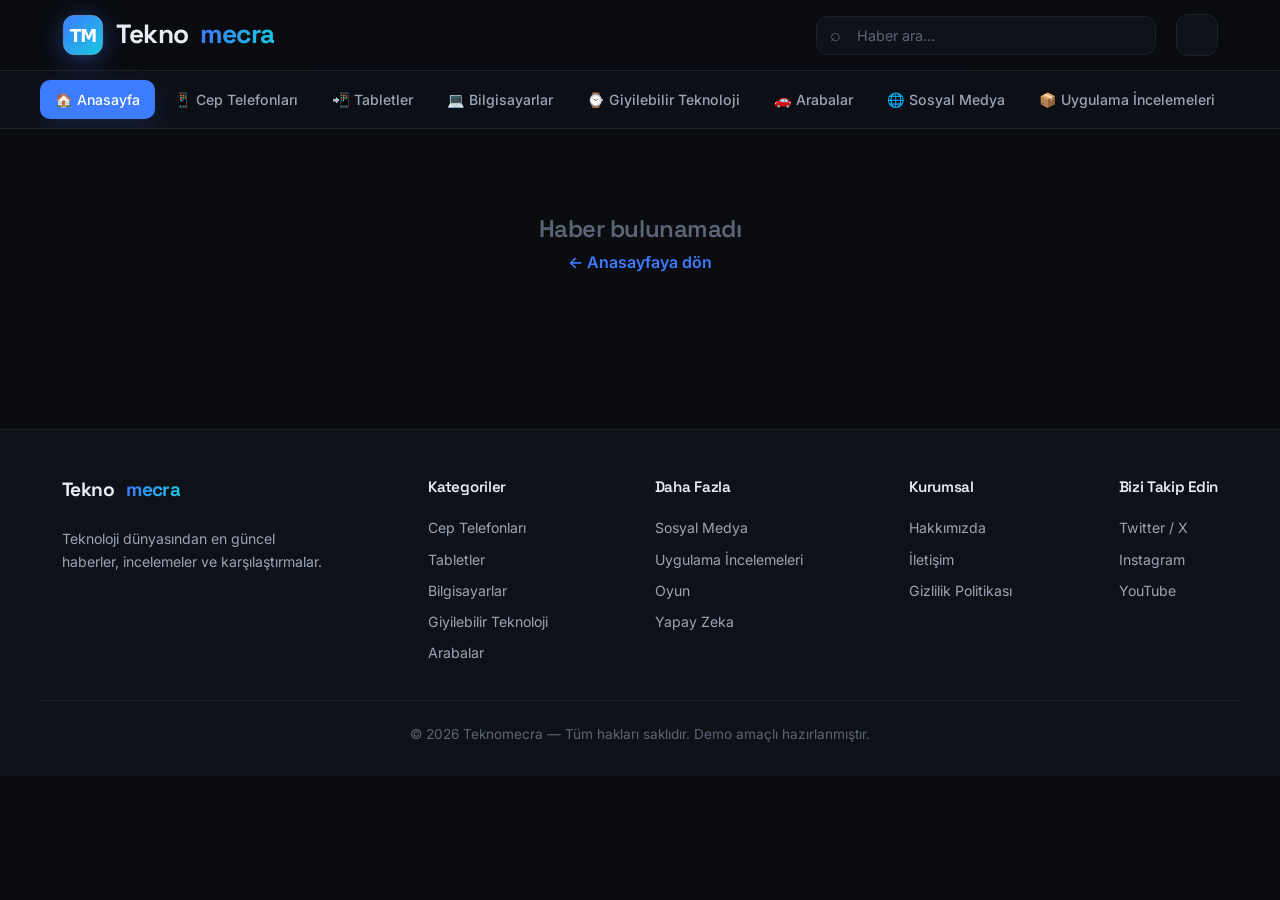
<file: article.html>
<!DOCTYPE html>
<html lang="tr">
<head>
  <meta charset="UTF-8">
  <meta name="viewport" content="width=device-width, initial-scale=1.0">
  <title>Haber — Teknomecra</title>
  <link rel="icon" href="assets/favicon.svg" type="image/svg+xml">
  <link rel="stylesheet" href="css/style.css">
</head>
<body>
  <div id="header"></div>
  <main id="content"></main>
  <div id="footer"></div>

  <script src="js/data.js"></script>
  <script src="js/main.js"></script>
  <script>renderArticle();</script>
</body>
</html>
</file>
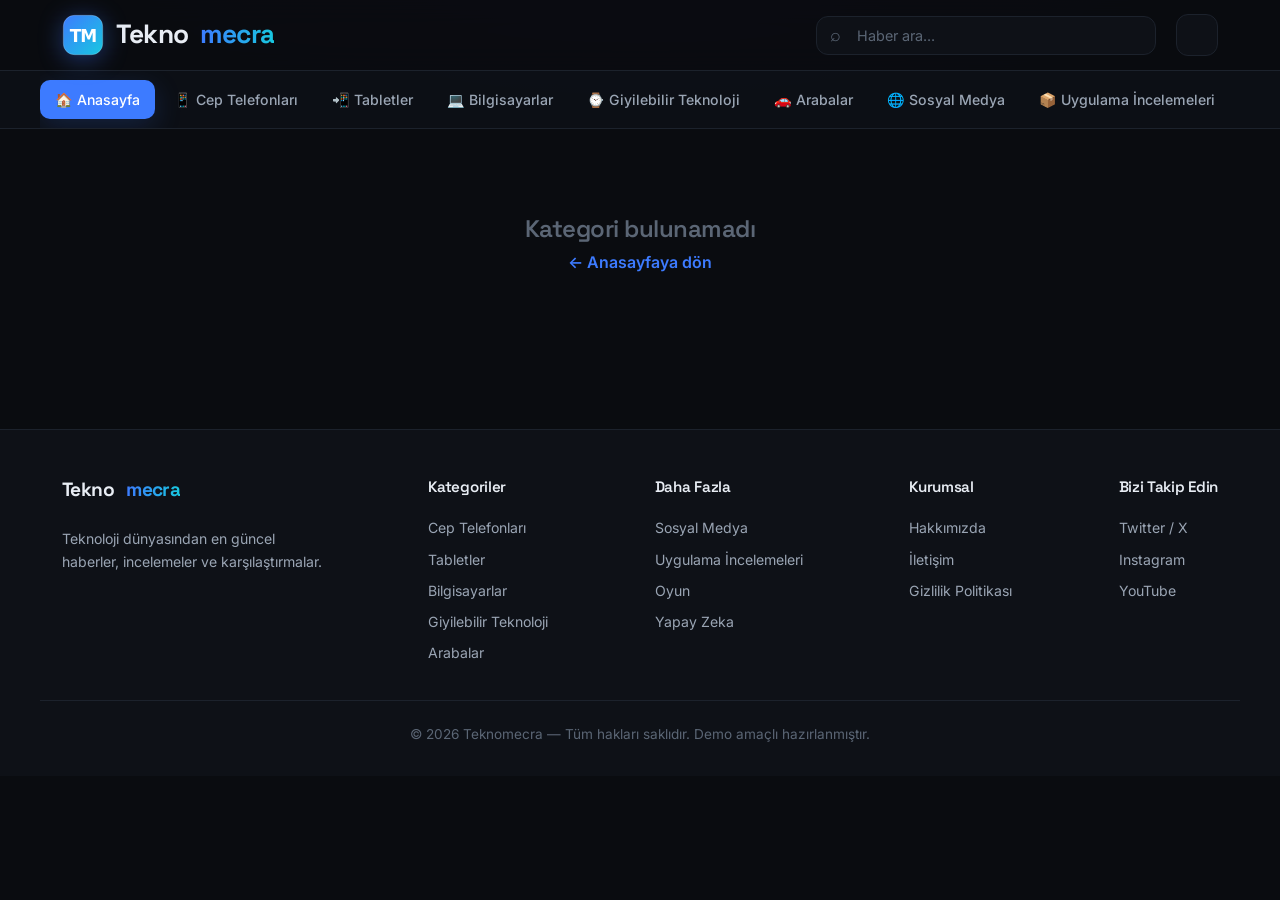
<file: category.html>
<!DOCTYPE html>
<html lang="tr">
<head>
  <meta charset="UTF-8">
  <meta name="viewport" content="width=device-width, initial-scale=1.0">
  <title>Kategori — Teknomecra</title>
  <link rel="icon" href="assets/favicon.svg" type="image/svg+xml">
  <link rel="stylesheet" href="css/style.css">
</head>
<body>
  <div id="header"></div>
  <main id="content"></main>
  <div id="footer"></div>

  <script src="js/data.js"></script>
  <script src="js/main.js"></script>
  <script>renderCategory();</script>
</body>
</html>
</file>
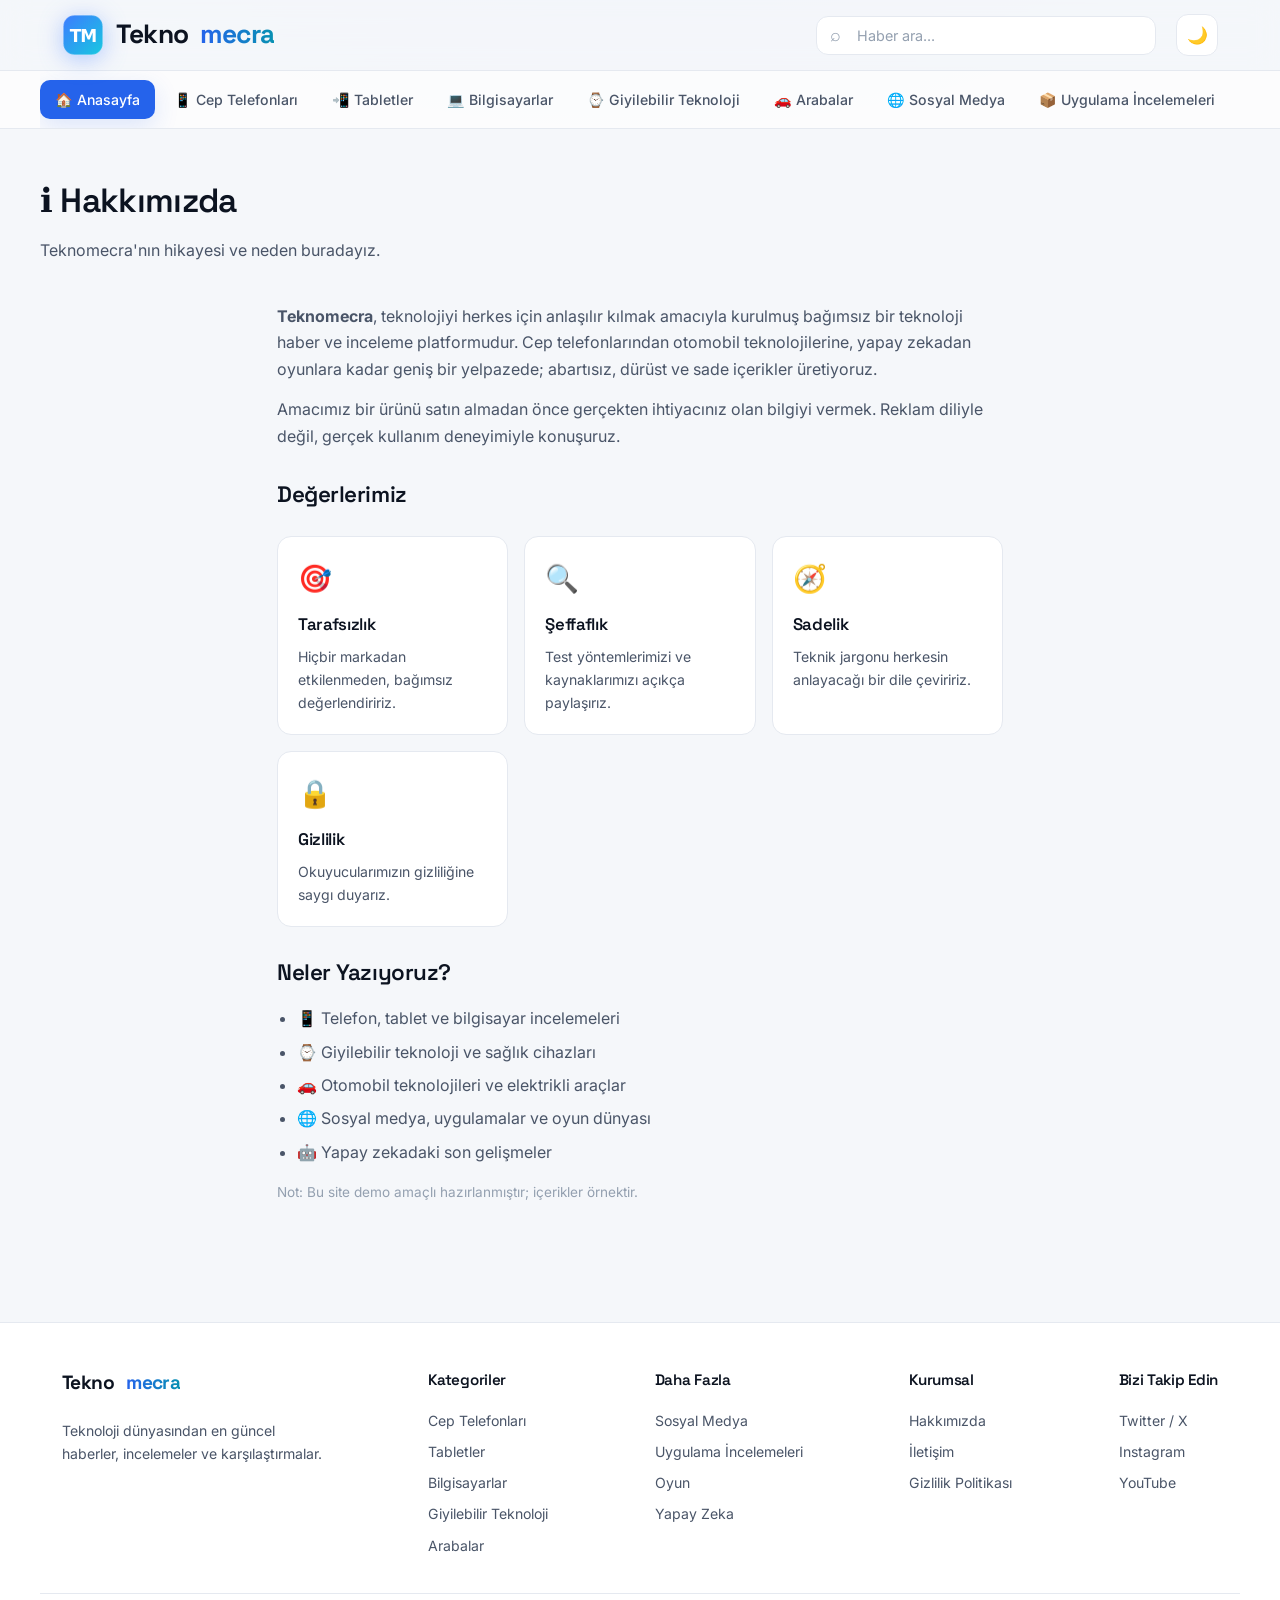
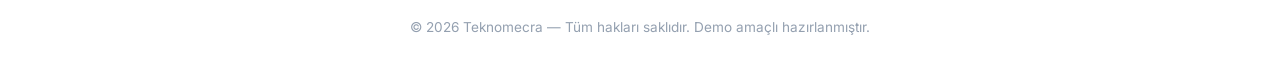
<file: hakkimizda.html>
<!DOCTYPE html>
<html lang="tr">
<head>
  <meta charset="UTF-8">
  <meta name="viewport" content="width=device-width, initial-scale=1.0">
  <title>Hakkımızda — Teknomecra</title>
  <link rel="icon" href="assets/favicon.svg" type="image/svg+xml">
  <link rel="stylesheet" href="css/style.css">
</head>
<body>
  <div id="header"></div>
  <main id="content"></main>
  <div id="footer"></div>

  <script src="js/data.js"></script>
  <script src="js/main.js"></script>
  <script>renderAbout();</script>
</body>
</html>
</file>
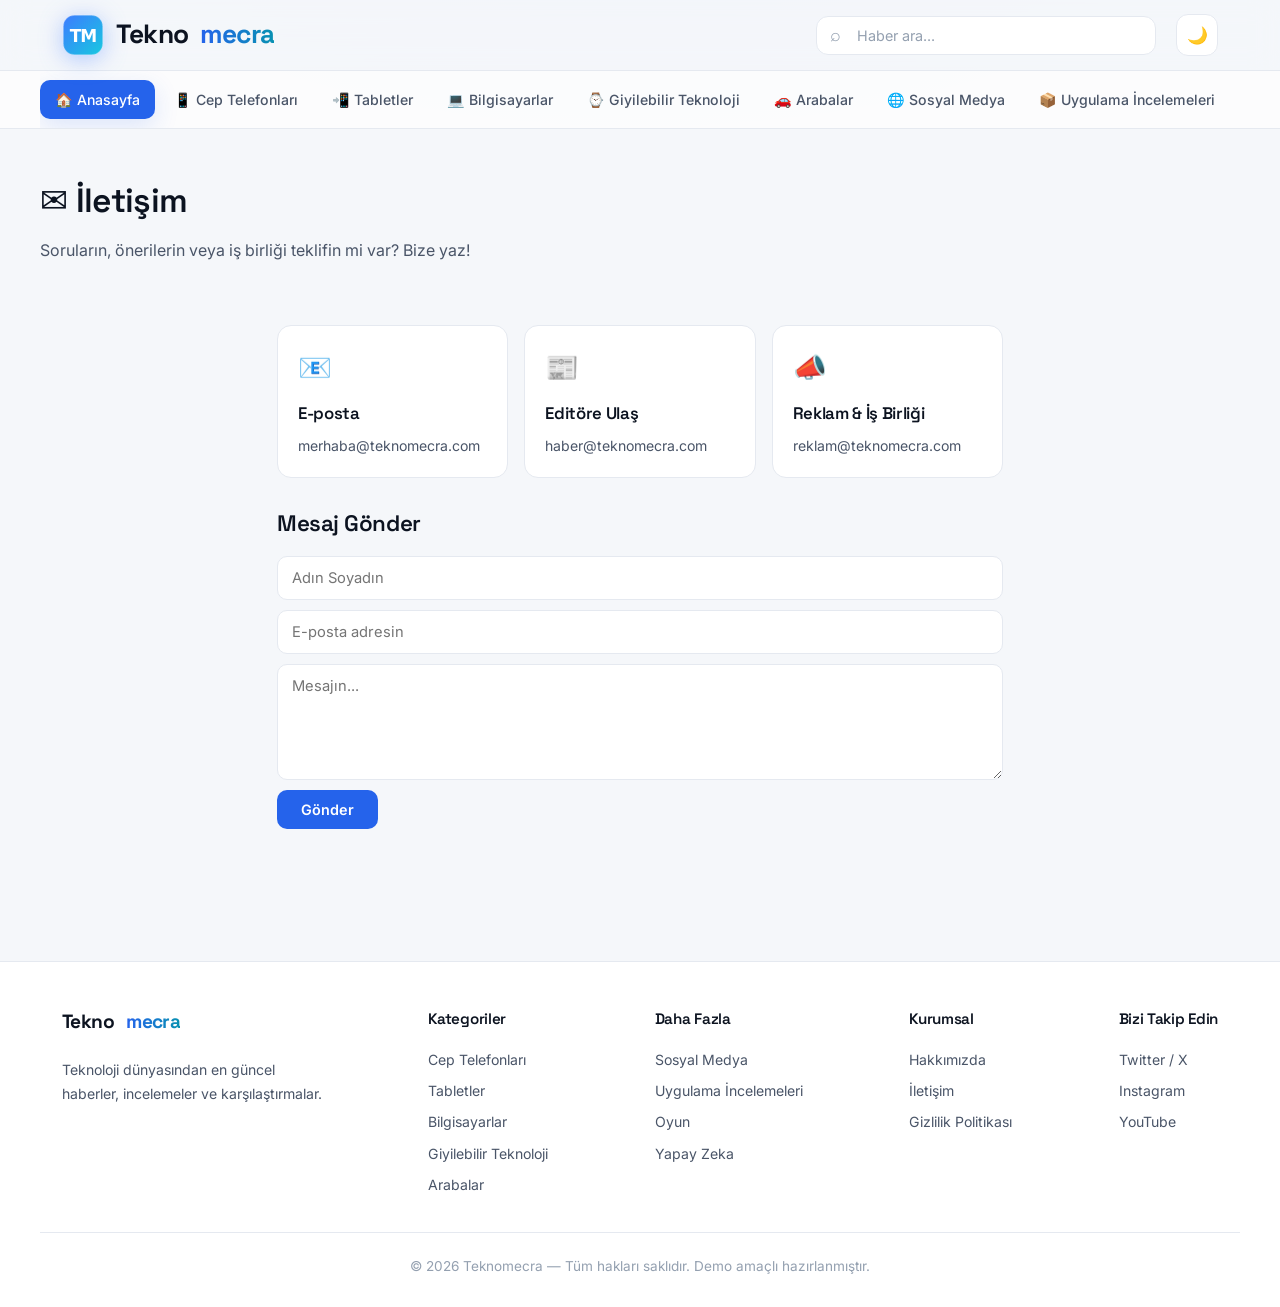
<file: iletisim.html>
<!DOCTYPE html>
<html lang="tr">
<head>
  <meta charset="UTF-8">
  <meta name="viewport" content="width=device-width, initial-scale=1.0">
  <title>İletişim — Teknomecra</title>
  <link rel="icon" href="assets/favicon.svg" type="image/svg+xml">
  <link rel="stylesheet" href="css/style.css">
</head>
<body>
  <div id="header"></div>
  <main id="content"></main>
  <div id="footer"></div>

  <script src="js/data.js"></script>
  <script src="js/main.js"></script>
  <script>renderContact();</script>
</body>
</html>
</file>
<file: css/style.css>
/* =========================================================
   Teknomecra - Stil Dosyası (Modern / Teknolojik / Sade)
   ========================================================= */

@import url('https://fonts.googleapis.com/css2?family=Inter:wght@400;500;600;700&family=Space+Grotesk:wght@500;600;700&display=swap');

:root {
  /* Koyu tema (varsayılan) - sade, teknolojik */
  --bg:          #0a0c10;
  --bg-soft:     #0e1117;
  --bg-card:     #11151c;
  --bg-elev:     #151a22;
  --border:      #1c222c;
  --border-soft: #161b23;
  --text:        #e8edf4;
  --text-soft:   #9aa5b4;
  --text-dim:    #5b6675;
  --accent:      #3d7bff;
  --accent-2:    #18c8e0;
  --accent-soft: rgba(61,123,255,.12);
  --radius:      14px;
  --radius-sm:   10px;
  --shadow:      0 8px 30px rgba(0,0,0,.4);
  --shadow-accent: 0 8px 28px rgba(61,123,255,.18);
  --maxw:        1200px;
  --font:        'Inter', system-ui, -apple-system, "Segoe UI", Roboto, Arial, sans-serif;
  --font-display:'Space Grotesk', 'Inter', system-ui, "Segoe UI", sans-serif;
}

/* Açık tema */
html[data-theme="light"] {
  --bg:          #f5f7fa;
  --bg-soft:     #ffffff;
  --bg-card:     #ffffff;
  --bg-elev:     #ffffff;
  --border:      #e5e9f0;
  --border-soft: #eef1f6;
  --text:        #0c1320;
  --text-soft:   #4a5568;
  --text-dim:    #94a0b0;
  --accent:      #2563eb;
  --accent-2:    #0891b2;
  --accent-soft: rgba(37,99,235,.10);
  --shadow:      0 8px 30px rgba(15,23,42,.08);
  --shadow-accent: 0 8px 24px rgba(37,99,235,.15);
}

* { box-sizing: border-box; margin: 0; padding: 0; }
html { scroll-behavior: smooth; }

body {
  font-family: var(--font);
  background: var(--bg);
  color: var(--text);
  line-height: 1.65;
  -webkit-font-smoothing: antialiased;
  /* sade teknolojik dokunuş: üstte hafif aydınlatma */
  background-image: radial-gradient(900px 420px at 50% -160px, rgba(61,123,255,.08), transparent 70%);
  background-attachment: fixed;
}

a { color: inherit; text-decoration: none; }
img { display: block; max-width: 100%; }
h1, h2, h3, h4 { font-family: var(--font-display); font-weight: 600; letter-spacing: -.02em; }

.container { max-width: var(--maxw); margin: 0 auto; padding: 0 22px; }

/* ---------------- Header ---------------- */
.site-header {
  position: sticky; top: 0; z-index: 50;
  background: color-mix(in srgb, var(--bg) 82%, transparent);
  backdrop-filter: blur(14px);
  border-bottom: 1px solid var(--border);
}
.header-inner { display: flex; align-items: center; gap: 20px; height: 70px; }
.logo {
  font-family: var(--font-display); font-size: 1.65rem; font-weight: 700; letter-spacing: -.03em;
  white-space: nowrap; display: inline-flex; align-items: center; gap: 12px;
}
.logo span {
  background: linear-gradient(90deg, var(--accent), var(--accent-2));
  -webkit-background-clip: text; background-clip: text; color: transparent;
}
.logo-mark { flex: 0 0 auto; filter: drop-shadow(0 4px 12px rgba(61,123,255,.4)); }

.search-box { margin-left: auto; position: relative; flex: 0 1 340px; }
.search-box input {
  width: 100%; padding: 10px 16px 10px 40px;
  background: var(--bg-soft); border: 1px solid var(--border);
  border-radius: 12px; color: var(--text); font-size: .9rem; font-family: var(--font); outline: none;
  transition: border-color .2s, box-shadow .2s;
}
.search-box input::placeholder { color: var(--text-dim); }
.search-box input:focus { border-color: var(--accent); box-shadow: 0 0 0 3px var(--accent-soft); }
.search-box::before {
  content: "⌕"; position: absolute; left: 14px; top: 50%;
  transform: translateY(-52%); font-size: 1.1rem; color: var(--text-dim);
}

.theme-toggle {
  background: var(--bg-soft); border: 1px solid var(--border);
  color: var(--text); width: 42px; height: 42px; border-radius: 12px;
  font-size: 1.05rem; cursor: pointer; flex: 0 0 auto;
  display: flex; align-items: center; justify-content: center;
  transition: background .2s, border-color .2s, transform .2s;
}
.theme-toggle:hover { border-color: var(--accent); transform: translateY(-1px); }

/* ---------------- Nav ---------------- */
.nav { border-bottom: 1px solid var(--border); background: color-mix(in srgb, var(--bg-soft) 70%, transparent); }
.nav-inner { display: flex; gap: 4px; overflow-x: auto; padding: 9px 0; scrollbar-width: none; }
.nav-inner::-webkit-scrollbar { display: none; }
.nav-link {
  white-space: nowrap; padding: 8px 15px; border-radius: 10px;
  font-size: .88rem; font-weight: 500; color: var(--text-soft);
  transition: background .18s, color .18s; flex: 0 0 auto;
}
.nav-link:hover { background: var(--bg-card); color: var(--text); }
.nav-link.active { background: var(--accent); color: #fff; box-shadow: var(--shadow-accent); }

/* ---------------- Hero ---------------- */
.hero { padding: 40px 0 14px; }
.hero-grid { display: grid; grid-template-columns: 1.7fr 1fr; gap: 22px; }
.hero-main {
  position: relative; border-radius: var(--radius); overflow: hidden;
  min-height: 440px; border: 1px solid var(--border);
}
.hero-main img { width: 100%; height: 100%; object-fit: cover; position: absolute; inset: 0; }
.hero-overlay {
  position: absolute; inset: 0; display: flex; flex-direction: column;
  justify-content: flex-end; padding: 30px;
}
.hero-main h2 { font-size: 2rem; line-height: 1.18; margin: 12px 0; }
.hero-main p { color: #d4dcea; max-width: 580px; font-size: 1rem; }

/* Carousel */
.hero-carousel { display: block; }
.hero-slide { position: absolute; inset: 0; opacity: 0; visibility: hidden; transition: opacity .7s ease; pointer-events: none; }
.hero-slide.active { opacity: 1; visibility: visible; pointer-events: auto; }
.hero-slide img { width: 100%; height: 100%; object-fit: cover; position: absolute; inset: 0; }
.hero-slide::after {
  content: ""; position: absolute; inset: 0;
  background: linear-gradient(to top, rgba(6,8,12,.96) 10%, rgba(6,8,12,.25) 60%, transparent 100%);
}
.hero-slide .hero-overlay { z-index: 2; }
.hero-slide .hero-overlay h2 { font-size: 2rem; line-height: 1.18; margin: 12px 0; }
.hero-slide .hero-overlay p { color: #d4dcea; max-width: 580px; }
.hero-dots { position: absolute; right: 20px; bottom: 20px; display: flex; gap: 8px; z-index: 6; }
.hero-dot {
  width: 9px; height: 9px; border-radius: 50%; border: none; padding: 0; cursor: pointer;
  background: rgba(255,255,255,.4); transition: width .25s, background .25s;
}
.hero-dot.active { width: 28px; border-radius: 6px; background: #fff; }

.hero-side { display: flex; flex-direction: column; gap: 16px; }
.hero-side .mini-card {
  display: flex; gap: 14px; background: var(--bg-card);
  border: 1px solid var(--border); border-radius: var(--radius);
  padding: 12px; transition: transform .2s, border-color .2s;
}
.hero-side .mini-card:hover { transform: translateY(-3px); border-color: var(--accent); }
.hero-side .mini-card img { width: 100px; height: 80px; object-fit: cover; border-radius: var(--radius-sm); flex: 0 0 auto; }
.hero-side .mini-card h3 { font-size: .98rem; line-height: 1.35; font-weight: 600; }

/* ---------------- Section ---------------- */
.section { padding: 32px 0; }
.section-head { display: flex; align-items: center; justify-content: space-between; margin-bottom: 20px; }
.section-head h2 { font-size: 1.4rem; display: flex; align-items: center; gap: 11px; }
.section-head .bar { width: 4px; height: 22px; border-radius: 4px; background: var(--accent); }
.section-head a { color: var(--accent); font-size: .9rem; font-weight: 600; }

/* ---------------- Card Grid ---------------- */
.grid { display: grid; grid-template-columns: repeat(auto-fill, minmax(270px, 1fr)); gap: 22px; }
.card {
  background: var(--bg-card); border: 1px solid var(--border);
  border-radius: var(--radius); overflow: hidden;
  display: flex; flex-direction: column;
  transition: transform .22s, border-color .22s, box-shadow .22s;
}
.card:hover { transform: translateY(-5px); border-color: var(--accent); box-shadow: var(--shadow-accent); }
.card-img { aspect-ratio: 16/10; overflow: hidden; background: var(--bg-elev); }
.card-img img { width: 100%; height: 100%; object-fit: cover; transition: transform .5s; }
.card:hover .card-img img { transform: scale(1.05); }
.card-body { padding: 17px; display: flex; flex-direction: column; gap: 9px; flex: 1; }
.card-body h3 { font-size: 1.08rem; line-height: 1.35; font-weight: 600; }
.card-body p { color: var(--text-soft); font-size: .9rem; }
.card-meta { margin-top: auto; display: flex; align-items: center; gap: 9px; font-size: .76rem; color: var(--text-dim); padding-top: 6px; }

.chip {
  display: inline-flex; align-items: center; gap: 5px;
  font-size: .68rem; font-weight: 600; text-transform: uppercase; letter-spacing: .6px;
  padding: 4px 10px; border-radius: 7px; width: fit-content;
  background: var(--accent-soft); color: var(--accent);
}

/* ---------------- Sidebar / Widgets ---------------- */
.home-layout { display: grid; grid-template-columns: 1fr 330px; gap: 40px; }
.sidebar { display: flex; flex-direction: column; gap: 26px; }
.widget { background: var(--bg-card); border: 1px solid var(--border); border-radius: var(--radius); padding: 22px; }
.widget h3 { font-size: 1.08rem; margin-bottom: 16px; padding-bottom: 13px; border-bottom: 1px solid var(--border); display: flex; align-items: center; gap: 8px; }

.popular-item { display: flex; gap: 14px; align-items: center; padding: 11px 0; }
.popular-item + .popular-item { border-top: 1px solid var(--border-soft); }
.popular-rank { font-family: var(--font-display); font-size: 1.5rem; font-weight: 700; color: var(--accent); flex: 0 0 auto; width: 30px; text-align: center; opacity: .9; }
.popular-item h4 { font-size: .92rem; line-height: 1.35; font-weight: 600; }
.popular-item .views { font-size: .74rem; color: var(--text-dim); margin-top: 3px; }
.popular-item:hover h4 { color: var(--accent); }

.cat-cloud { display: flex; flex-wrap: wrap; gap: 8px; }
.cat-cloud a {
  font-size: .82rem; padding: 7px 13px; border-radius: 9px;
  background: var(--bg-soft); border: 1px solid var(--border); color: var(--text-soft);
  transition: background .2s, color .2s, border-color .2s;
}
.cat-cloud a:hover { background: var(--accent); color: #fff; border-color: var(--accent); }

/* ---------------- Bülten ---------------- */
.newsletter {
  position: relative; overflow: hidden;
  background: var(--bg-card); border: 1px solid var(--border);
  border-radius: var(--radius); padding: 34px; text-align: center;
}
.newsletter::before {
  content: ""; position: absolute; inset: 0;
  background: radial-gradient(600px 200px at 50% -40px, var(--accent-soft), transparent 70%);
}
.newsletter > * { position: relative; }
.newsletter h3 { font-size: 1.35rem; margin-bottom: 7px; }
.newsletter p { color: var(--text-soft); margin-bottom: 18px; font-size: .92rem; }
.newsletter form { display: flex; gap: 9px; max-width: 440px; margin: 0 auto; }
.newsletter input {
  flex: 1; padding: 12px 16px; border-radius: 11px; border: 1px solid var(--border);
  background: var(--bg-soft); color: var(--text); font-size: .9rem; font-family: var(--font); outline: none;
}
.newsletter input:focus { border-color: var(--accent); }
.newsletter button {
  padding: 12px 22px; border-radius: 11px; border: none; cursor: pointer;
  background: var(--accent); color: #fff; font-weight: 600; font-size: .9rem; font-family: var(--font);
  transition: transform .15s, filter .2s;
}
.newsletter button:hover { transform: translateY(-2px); filter: brightness(1.08); }
.newsletter .ok { margin-top: 13px; font-weight: 600; color: var(--accent); }
@media (max-width: 520px) { .newsletter form { flex-direction: column; } }

/* ---------------- Beğeni / Paylaş ---------------- */
.action-bar {
  display: flex; gap: 10px; flex-wrap: wrap; align-items: center;
  padding: 18px 0; margin: 24px 0; border-top: 1px solid var(--border); border-bottom: 1px solid var(--border);
}
.action-bar .label { color: var(--text-dim); font-size: .85rem; margin-right: 4px; }
.act-btn {
  display: inline-flex; align-items: center; gap: 7px; cursor: pointer;
  padding: 9px 16px; border-radius: 10px; font-size: .88rem; font-weight: 500;
  background: var(--bg-soft); border: 1px solid var(--border); color: var(--text);
  transition: border-color .2s, transform .15s, background .2s;
}
.act-btn:hover { border-color: var(--accent); transform: translateY(-2px); }
.act-btn.liked { background: rgba(244,63,94,.12); border-color: #f43f5e; color: #f43f5e; }
.act-btn.x  { color: var(--text); }
.act-btn.wa { color: #25d366; }
.act-btn.cp { color: var(--accent); }

/* ---------------- Makale ---------------- */
.article-wrap { max-width: 770px; margin: 0 auto; padding: 38px 22px 50px; }
.article-wrap .chip { margin-bottom: 16px; }
.article-wrap h1 { font-size: 2.3rem; line-height: 1.18; margin-bottom: 16px; }
.article-meta {
  display: flex; flex-wrap: wrap; gap: 16px; color: var(--text-dim); font-size: .9rem;
  padding-bottom: 22px; border-bottom: 1px solid var(--border); margin-bottom: 26px;
}
.article-hero { border-radius: var(--radius); overflow: hidden; margin-bottom: 30px; border: 1px solid var(--border); }
.article-hero img { width: 100%; max-height: 460px; object-fit: cover; }
.article-body p { margin-bottom: 18px; font-size: 1.1rem; color: var(--text); opacity: .92; }
.article-lead {
  font-size: 1.22rem !important; color: var(--text) !important; opacity: 1 !important;
  font-weight: 500; line-height: 1.6; padding-left: 18px; border-left: 3px solid var(--accent); margin-bottom: 24px;
}
.article-h2 { font-size: 1.55rem; margin: 36px 0 15px; line-height: 1.3; display: flex; align-items: center; gap: 11px; }
.article-h2::before { content: ""; width: 4px; height: 26px; border-radius: 4px; background: var(--accent); }
.article-fig { margin: 28px 0; }
.article-fig img { width: 100%; border-radius: var(--radius); border: 1px solid var(--border); }
.article-fig figcaption { text-align: center; color: var(--text-dim); font-size: .85rem; margin-top: 10px; font-style: italic; }
.article-quote {
  margin: 28px 0; padding: 20px 26px; border-radius: var(--radius);
  background: var(--accent-soft); border-left: 4px solid var(--accent);
  font-size: 1.2rem; font-weight: 500; color: var(--text); line-height: 1.55;
}
.article-list { margin: 0 0 20px 22px; }
.article-list li { margin-bottom: 10px; font-size: 1.06rem; color: var(--text); opacity: .92; }
.article-tags { display: flex; flex-wrap: wrap; gap: 8px; margin-top: 30px; }
.tag { font-size: .8rem; padding: 6px 12px; background: var(--bg-soft); border: 1px solid var(--border); border-radius: 9px; color: var(--text-soft); transition: color .2s, border-color .2s; }
.tag:hover { color: var(--accent); border-color: var(--accent); }
.back-link { color: var(--accent); font-weight: 600; display: inline-block; margin-bottom: 20px; }
.article-sources { margin-top: 28px; padding: 18px 20px; background: var(--bg-card); border: 1px solid var(--border); border-radius: var(--radius); }
.article-sources h3 { font-size: 1rem; margin-bottom: 10px; }
.article-sources a { display: block; color: var(--accent); font-size: .9rem; padding: 4px 0; word-break: break-word; }
.article-sources a:hover { text-decoration: underline; }

/* ---------------- Yorumlar ---------------- */
.comments-wrap { max-width: 770px; margin: 10px auto 0; padding: 10px 22px 40px; }
.comments-title { font-size: 1.35rem; margin-bottom: 18px; }
.comment-form { display: flex; flex-direction: column; gap: 10px; margin-bottom: 28px; }
.comment-form input, .comment-form textarea {
  background: var(--bg-soft); border: 1px solid var(--border); border-radius: var(--radius-sm);
  padding: 12px 14px; color: var(--text); font-size: .92rem; font-family: var(--font); outline: none; resize: vertical;
}
.comment-form input:focus, .comment-form textarea:focus { border-color: var(--accent); box-shadow: 0 0 0 3px var(--accent-soft); }
.comment-form button {
  align-self: flex-start; background: var(--accent); color: #fff; border: none;
  padding: 11px 24px; border-radius: 10px; font-weight: 600; font-size: .9rem; font-family: var(--font); cursor: pointer;
  transition: transform .15s, filter .2s;
}
.comment-form button:hover { transform: translateY(-2px); filter: brightness(1.08); }
.no-comment { color: var(--text-dim); padding: 14px 0; }
.comment { background: var(--bg-card); border: 1px solid var(--border); border-radius: var(--radius); padding: 15px 17px; margin-bottom: 12px; }
.comment-head { display: flex; align-items: center; gap: 10px; margin-bottom: 8px; }
.comment-avatar {
  width: 34px; height: 34px; border-radius: 10px; flex: 0 0 auto;
  display: flex; align-items: center; justify-content: center; font-weight: 700; color: #fff;
  background: linear-gradient(135deg, var(--accent), var(--accent-2)); font-size: .9rem;
}
.comment-head strong { font-size: .95rem; }
.comment-date { color: var(--text-dim); font-size: .78rem; margin-left: auto; }
.comment p { color: var(--text-soft); font-size: .95rem; white-space: pre-wrap; }

/* ---------------- İçerik sayfaları ---------------- */
.page-head { padding: 44px 0 10px; }
.page-head h1 { font-size: 2.1rem; display: flex; align-items: center; gap: 12px; }
.page-head p { color: var(--text-soft); margin-top: 8px; }
.page-content { max-width: 770px; margin: 0 auto; padding: 30px 22px 50px; }
.page-content h2 { font-size: 1.4rem; margin: 28px 0 13px; }
.page-content p { color: var(--text-soft); margin-bottom: 14px; }
.page-content ul { color: var(--text-soft); margin: 0 0 16px 20px; }
.page-content li { margin-bottom: 7px; }
.value-grid { display: grid; grid-template-columns: repeat(auto-fit, minmax(200px, 1fr)); gap: 16px; margin: 22px 0; }
.value-card { background: var(--bg-card); border: 1px solid var(--border); border-radius: var(--radius); padding: 20px; transition: border-color .2s, transform .2s; }
.value-card:hover { border-color: var(--accent); transform: translateY(-3px); }
.value-card .ic { font-size: 1.7rem; }
.value-card h3 { margin: 9px 0 6px; font-size: 1.05rem; }
.value-card p { font-size: .88rem; margin: 0; }
.contact-ok { background: var(--accent-soft); border: 1px solid var(--accent); color: var(--accent); padding: 14px; border-radius: var(--radius-sm); margin-top: 14px; font-weight: 600; }

/* ---------------- Footer ---------------- */
.site-footer { border-top: 1px solid var(--border); background: var(--bg-soft); margin-top: 54px; padding: 44px 0 30px; }
.footer-grid { display: flex; flex-wrap: wrap; gap: 44px; justify-content: space-between; }
.footer-col h4 { margin-bottom: 13px; font-size: .95rem; }
.footer-col a { display: block; color: var(--text-soft); font-size: .88rem; padding: 4px 0; transition: color .18s; }
.footer-col a:hover { color: var(--accent); }
.footer-bottom { margin-top: 32px; padding-top: 22px; border-top: 1px solid var(--border); color: var(--text-dim); font-size: .85rem; text-align: center; }

.empty-state { text-align: center; padding: 80px 22px; color: var(--text-dim); }

/* ---------------- Animasyon ---------------- */
@keyframes fadeUp { from { opacity: 0; transform: translateY(16px); } to { opacity: 1; transform: none; } }
.reveal { opacity: 0; }
.reveal.in { animation: fadeUp .5s ease forwards; }
.grid > .reveal { display: flex; }

.read-progress {
  position: fixed; top: 0; left: 0; height: 3px; width: 0;
  background: linear-gradient(90deg, var(--accent), var(--accent-2));
  z-index: 100; transition: width .1s linear;
}

/* ---------------- Responsive ---------------- */
@media (max-width: 920px) { .home-layout { grid-template-columns: 1fr; } }
@media (max-width: 820px) {
  .hero-grid { grid-template-columns: 1fr; }
  .hero-main { min-height: 340px; }
  .hero-main h2, .hero-slide .hero-overlay h2 { font-size: 1.55rem; }
  .search-box { flex: 0 1 200px; }
  .article-wrap h1 { font-size: 1.7rem; }
}
@media (max-width: 600px) {
  .search-box { display: none; }
  .header-inner { height: 62px; }
  .logo { font-size: 1.4rem; }
}
</file>
